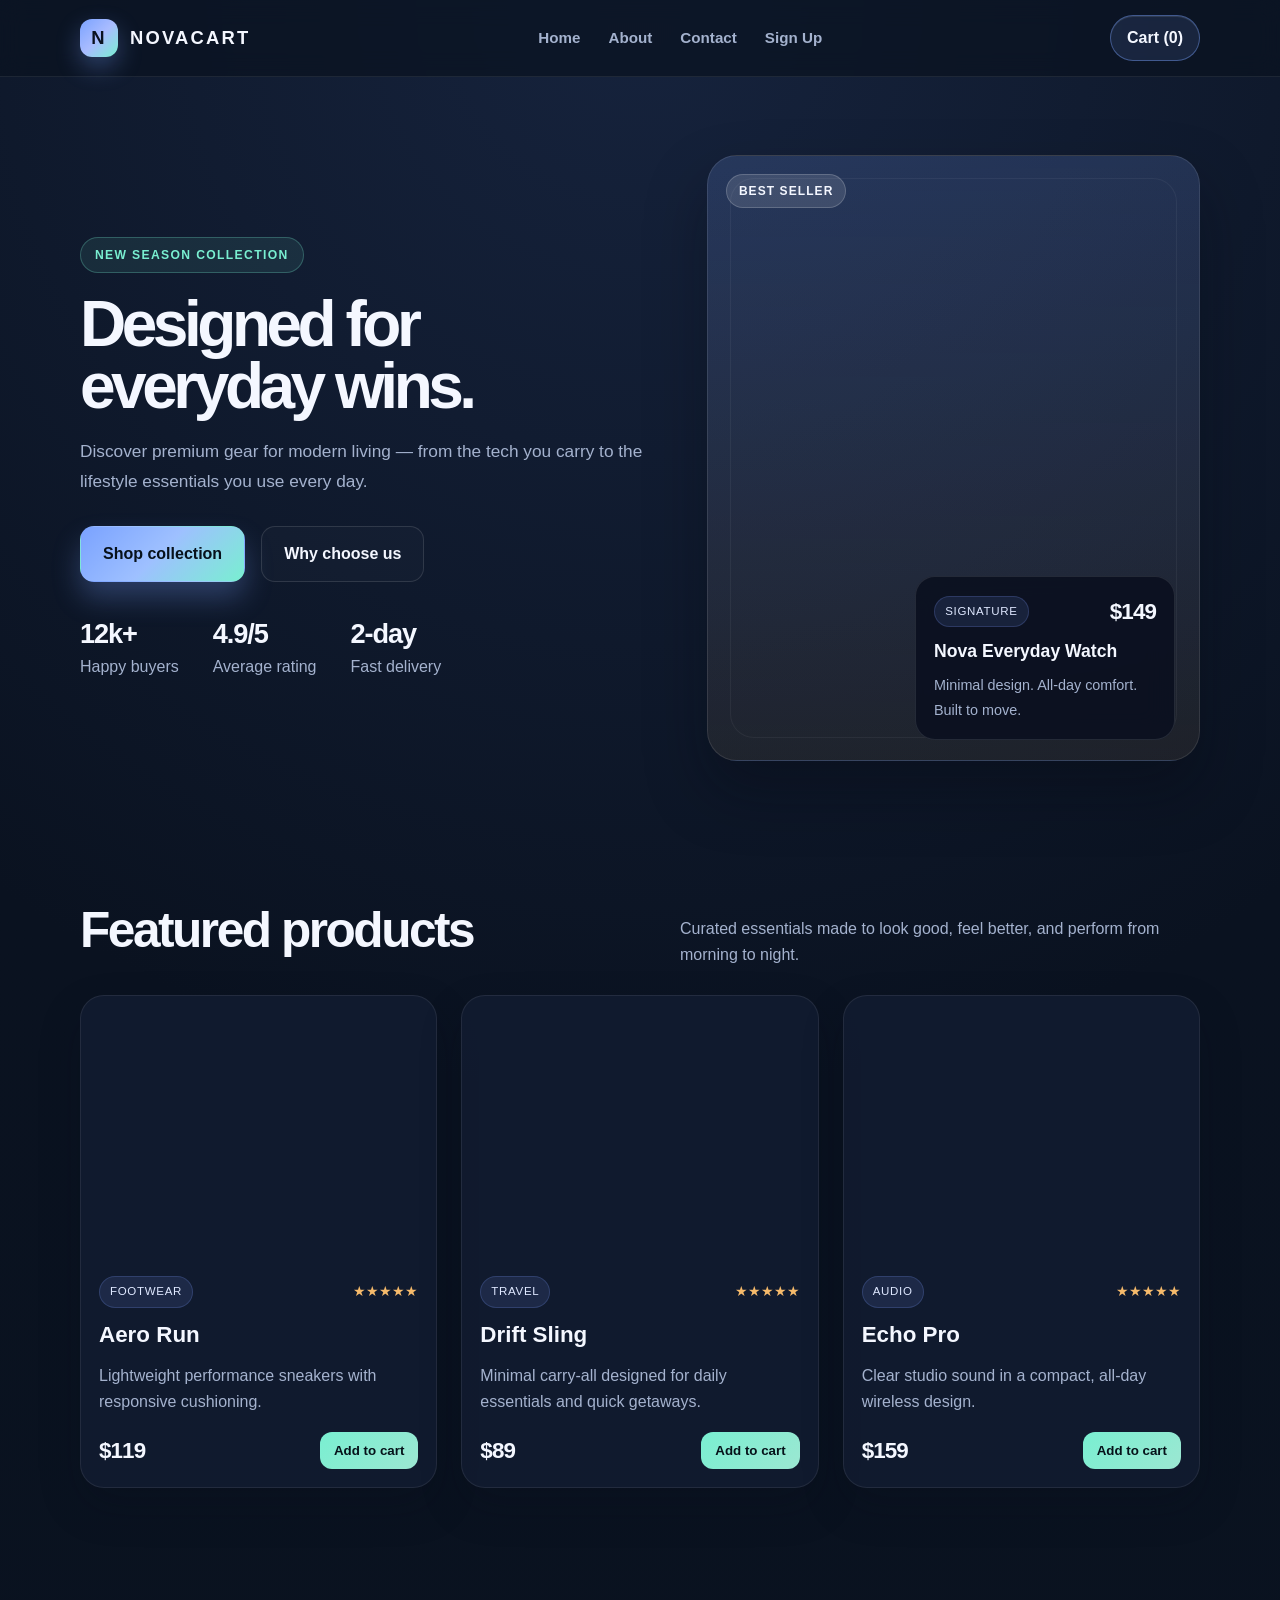
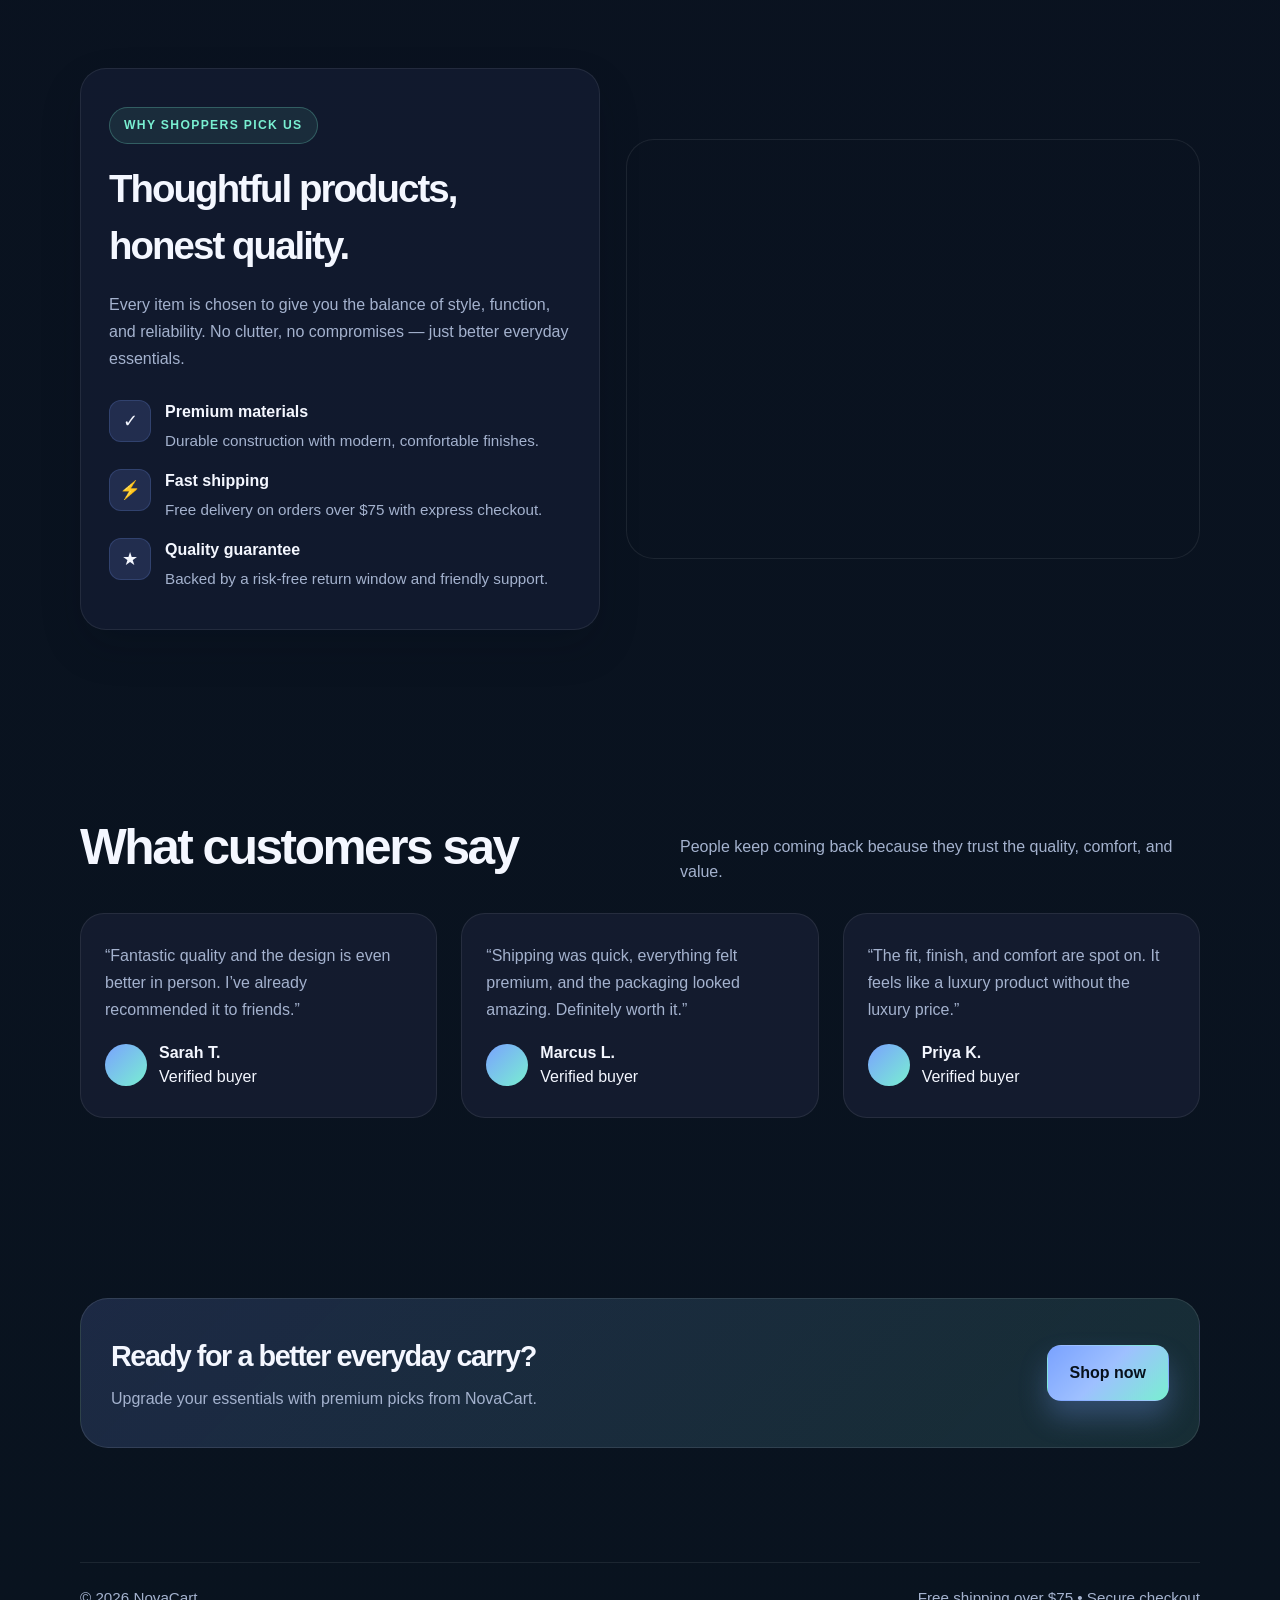
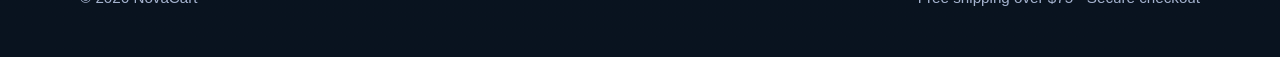
<file: index.html>
<!DOCTYPE html>
<html lang="en">
  <head>
    <meta charset="UTF-8" />
    <meta name="viewport" content="width=device-width, initial-scale=1.0" />
    <title>NovaCart | Modern Essentials</title>
    <meta
      name="description"
      content="NovaCart sells premium everyday products built for comfort, performance, and style."
    />
    <link rel="stylesheet" href="styles.css" />
  </head>
  <body>
    <header>
      <div class="container navbar">
        <a href="#" class="brand" aria-label="NovaCart home">
          <span class="brand-mark">N</span>
          <span>NovaCart</span>
        </a>

        <nav class="nav-links" aria-label="Main navigation">
          <a href="index.html">Home</a>
          <a href="about.html">About</a>
          <a href="contact.html">Contact</a>
          <a href="signup.html">Sign Up</a>
        </nav>

        <a href="#shop" class="cart-pill" id="cart-count">Cart (0)</a>
      </div>
    </header>

    <main>
      <section class="hero">
        <div class="container hero-grid">
          <div>
            <span class="eyebrow">New season collection</span>
            <h1>Designed for everyday wins.</h1>
            <p>
              Discover premium gear for modern living — from the tech you carry
              to the lifestyle essentials you use every day.
            </p>

            <div class="hero-actions">
              <a href="#shop" class="button primary">Shop collection</a>
              <a href="#features" class="button secondary">Why choose us</a>
            </div>

            <div class="hero-stats" aria-label="Store statistics">
              <div class="stat">
                <strong>12k+</strong>
                <span>Happy buyers</span>
              </div>
              <div class="stat">
                <strong>4.9/5</strong>
                <span>Average rating</span>
              </div>
              <div class="stat">
                <strong>2-day</strong>
                <span>Fast delivery</span>
              </div>
            </div>
          </div>

          <div class="product-showcase" aria-label="Featured product image">
            <div class="product-badge">Best seller</div>
            <div class="featured-image"></div>
            <div class="product-card-mini">
              <div class="mini-row">
                <span class="tag">Signature</span>
                <span class="price">$149</span>
              </div>
              <h3>Nova Everyday Watch</h3>
              <p>Minimal design. All-day comfort. Built to move.</p>
            </div>
          </div>
        </div>
      </section>

      <section id="shop" class="section">
        <div class="container">
          <div class="section-header">
            <h2>Featured products</h2>
            <p>
              Curated essentials made to look good, feel better, and perform from
              morning to night.
            </p>
          </div>

          <div class="product-grid">
            <article class="product-item">
              <div
                class="product-media"
                style="background-image: url('https://images.unsplash.com/photo-1542291026-7eec264c27ff?auto=format&fit=crop&w=900&q=80');"
              ></div>
              <div class="product-body">
                <div class="product-meta">
                  <span class="tag">Footwear</span>
                  <span class="rating">★★★★★</span>
                </div>
                <h3>Aero Run</h3>
                <p>Lightweight performance sneakers with responsive cushioning.</p>
                <div class="product-footer">
                  <span class="price">$119</span>
                  <button class="btn-small" data-add-to-cart>Add to cart</button>
                </div>
              </div>
            </article>

            <article class="product-item">
              <div
                class="product-media"
                style="background-image: url('https://images.unsplash.com/photo-1521572267360-ee0c2909d518?auto=format&fit=crop&w=900&q=80');"
              ></div>
              <div class="product-body">
                <div class="product-meta">
                  <span class="tag">Travel</span>
                  <span class="rating">★★★★★</span>
                </div>
                <h3>Drift Sling</h3>
                <p>Minimal carry-all designed for daily essentials and quick getaways.</p>
                <div class="product-footer">
                  <span class="price">$89</span>
                  <button class="btn-small" data-add-to-cart>Add to cart</button>
                </div>
              </div>
            </article>

            <article class="product-item">
              <div
                class="product-media"
                style="background-image: url('https://images.unsplash.com/photo-1505740420928-5e560c06d30e?auto=format&fit=crop&w=900&q=80');"
              ></div>
              <div class="product-body">
                <div class="product-meta">
                  <span class="tag">Audio</span>
                  <span class="rating">★★★★★</span>
                </div>
                <h3>Echo Pro</h3>
                <p>Clear studio sound in a compact, all-day wireless design.</p>
                <div class="product-footer">
                  <span class="price">$159</span>
                  <button class="btn-small" data-add-to-cart>Add to cart</button>
                </div>
              </div>
            </article>
          </div>
        </div>
      </section>

      <section id="features" class="section">
        <div class="container feature-panel">
          <div class="feature-copy">
            <span class="eyebrow">Why shoppers pick us</span>
            <h3>Thoughtful products, honest quality.</h3>
            <p>
              Every item is chosen to give you the balance of style, function, and
              reliability. No clutter, no compromises — just better everyday essentials.
            </p>

            <div class="feature-list">
              <div class="feature-item">
                <div class="feature-icon">✓</div>
                <div>
                  <strong>Premium materials</strong>
                  <span>Durable construction with modern, comfortable finishes.</span>
                </div>
              </div>

              <div class="feature-item">
                <div class="feature-icon">⚡</div>
                <div>
                  <strong>Fast shipping</strong>
                  <span>Free delivery on orders over $75 with express checkout.</span>
                </div>
              </div>

              <div class="feature-item">
                <div class="feature-icon">★</div>
                <div>
                  <strong>Quality guarantee</strong>
                  <span>Backed by a risk-free return window and friendly support.</span>
                </div>
              </div>
            </div>
          </div>

          <div class="feature-visual" aria-label="Lifestyle product photo"></div>
        </div>
      </section>

      <section id="reviews" class="section">
        <div class="container">
          <div class="section-header">
            <h2>What customers say</h2>
            <p>
              People keep coming back because they trust the quality, comfort, and value.
            </p>
          </div>

          <div class="testimonials">
            <article class="quote">
              <p>
                “Fantastic quality and the design is even better in person. I’ve already
                recommended it to friends.”
              </p>
              <div class="author">
                <div class="avatar"></div>
                <div>
                  <strong>Sarah T.</strong><br />
                  <span>Verified buyer</span>
                </div>
              </div>
            </article>

            <article class="quote">
              <p>
                “Shipping was quick, everything felt premium, and the packaging looked
                amazing. Definitely worth it.”
              </p>
              <div class="author">
                <div class="avatar"></div>
                <div>
                  <strong>Marcus L.</strong><br />
                  <span>Verified buyer</span>
                </div>
              </div>
            </article>

            <article class="quote">
              <p>
                “The fit, finish, and comfort are spot on. It feels like a luxury product
                without the luxury price.”
              </p>
              <div class="author">
                <div class="avatar"></div>
                <div>
                  <strong>Priya K.</strong><br />
                  <span>Verified buyer</span>
                </div>
              </div>
            </article>
          </div>
        </div>
      </section>

      <section id="about" class="section">
        <div class="container">
          <div class="cta">
            <div>
              <h3>Ready for a better everyday carry?</h3>
              <p>Upgrade your essentials with premium picks from NovaCart.</p>
            </div>
            <a href="#shop" class="button primary">Shop now</a>
          </div>
        </div>
      </section>
    </main>

    <footer>
      <div class="container footer-row">
        <span>© 2026 NovaCart</span>
        <span>Free shipping over $75 • Secure checkout</span>
      </div>
    </footer>

    <script src="script.js"></script>
  </body>
</html>
</file>
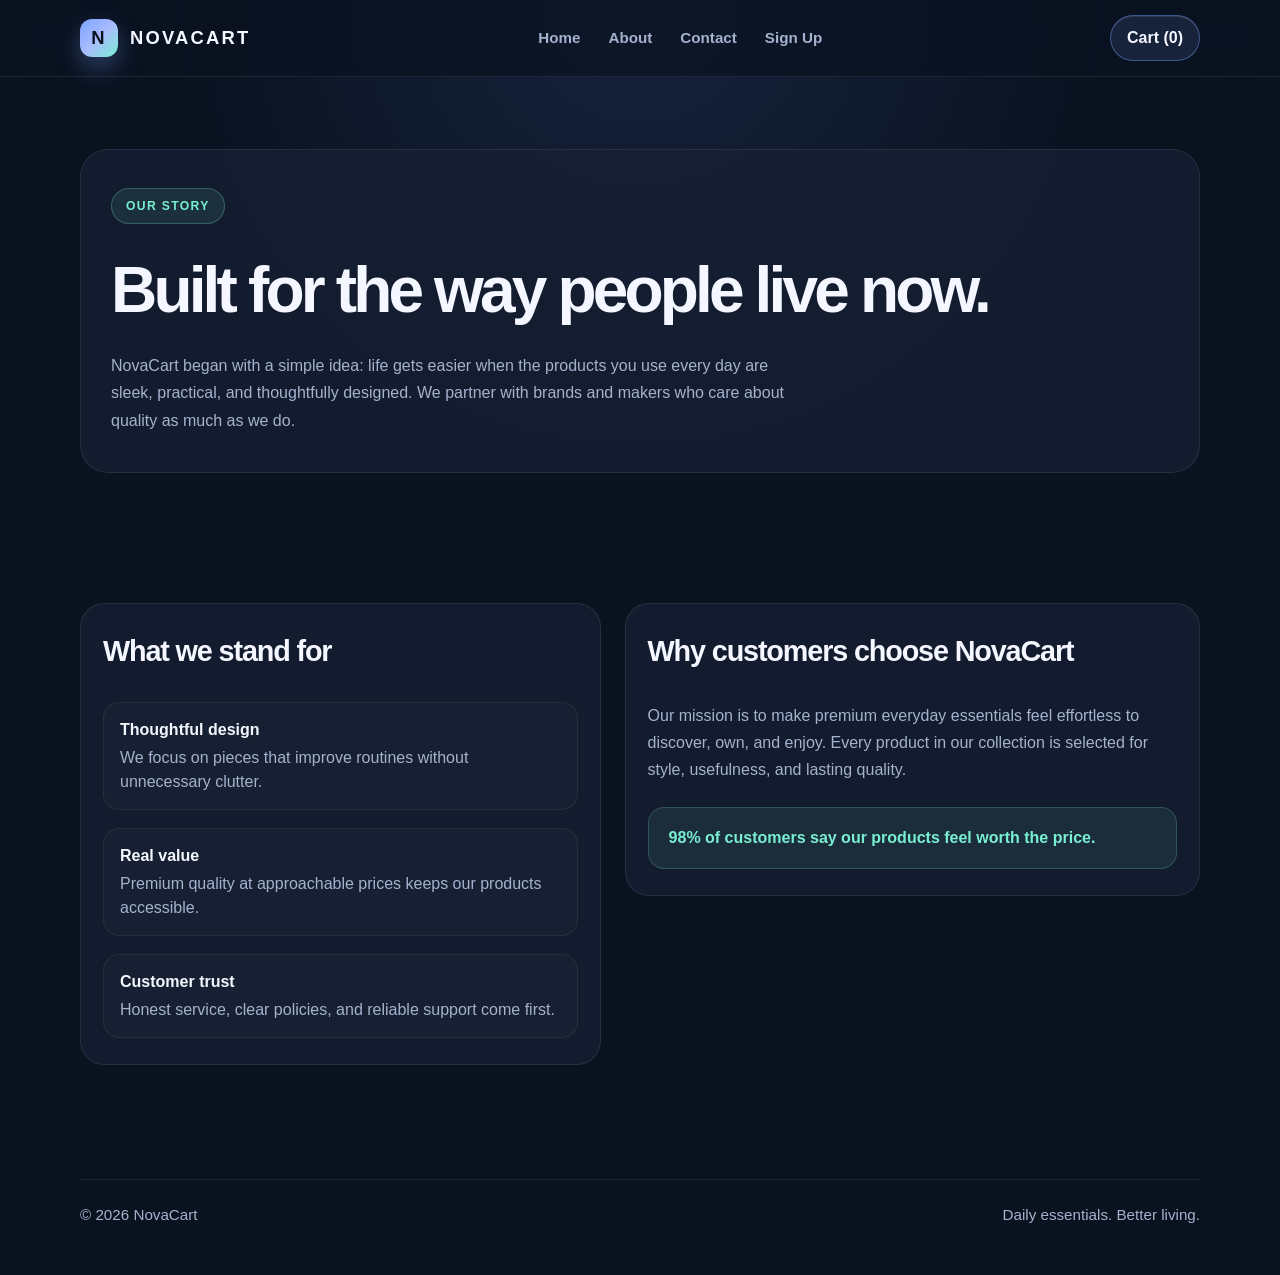
<file: about.html>
<!DOCTYPE html>
<html lang="en">
  <head>
    <meta charset="UTF-8" />
    <meta name="viewport" content="width=device-width, initial-scale=1.0" />
    <title>About | NovaCart</title>
    <meta name="description" content="Learn about NovaCart and our mission to deliver premium essentials for modern life." />
    <link rel="stylesheet" href="styles.css" />
  </head>
  <body>
    <header>
      <div class="container navbar">
        <a href="index.html" class="brand" aria-label="NovaCart home">
          <span class="brand-mark">N</span>
          <span>NovaCart</span>
        </a>

        <nav class="nav-links" aria-label="Main navigation">
          <a href="index.html">Home</a>
          <a href="about.html">About</a>
          <a href="contact.html">Contact</a>
          <a href="signup.html">Sign Up</a>
        </nav>

        <a href="index.html#shop" class="cart-pill" id="cart-count">Cart (0)</a>
      </div>
    </header>

    <main>
      <section class="page-hero">
        <div class="container page-hero-inner">
          <span class="eyebrow">Our story</span>
          <h1>Built for the way people live now.</h1>
          <p>
            NovaCart began with a simple idea: life gets easier when the products you use every day are sleek,
            practical, and thoughtfully designed. We partner with brands and makers who care about quality as much as we do.
          </p>
        </div>
      </section>

      <section class="section">
        <div class="container content-grid">
          <div class="info-card">
            <h3>What we stand for</h3>
            <div class="info-list">
              <div class="info-item">
                <strong>Thoughtful design</strong>
                <span>We focus on pieces that improve routines without unnecessary clutter.</span>
              </div>
              <div class="info-item">
                <strong>Real value</strong>
                <span>Premium quality at approachable prices keeps our products accessible.</span>
              </div>
              <div class="info-item">
                <strong>Customer trust</strong>
                <span>Honest service, clear policies, and reliable support come first.</span>
              </div>
            </div>
          </div>

          <div class="form-card">
            <h3>Why customers choose NovaCart</h3>
            <p style="margin:0 0 16px; color: var(--muted); line-height:1.7;">
              Our mission is to make premium everyday essentials feel effortless to discover, own, and enjoy.
              Every product in our collection is selected for style, usefulness, and lasting quality.
            </p>
            <div class="mini-banner">98% of customers say our products feel worth the price.</div>
          </div>
        </div>
      </section>
    </main>

    <footer>
      <div class="container footer-row">
        <span>© 2026 NovaCart</span>
        <span>Daily essentials. Better living.</span>
      </div>
    </footer>

    <script src="script.js"></script>
  </body>
</html>
</file>
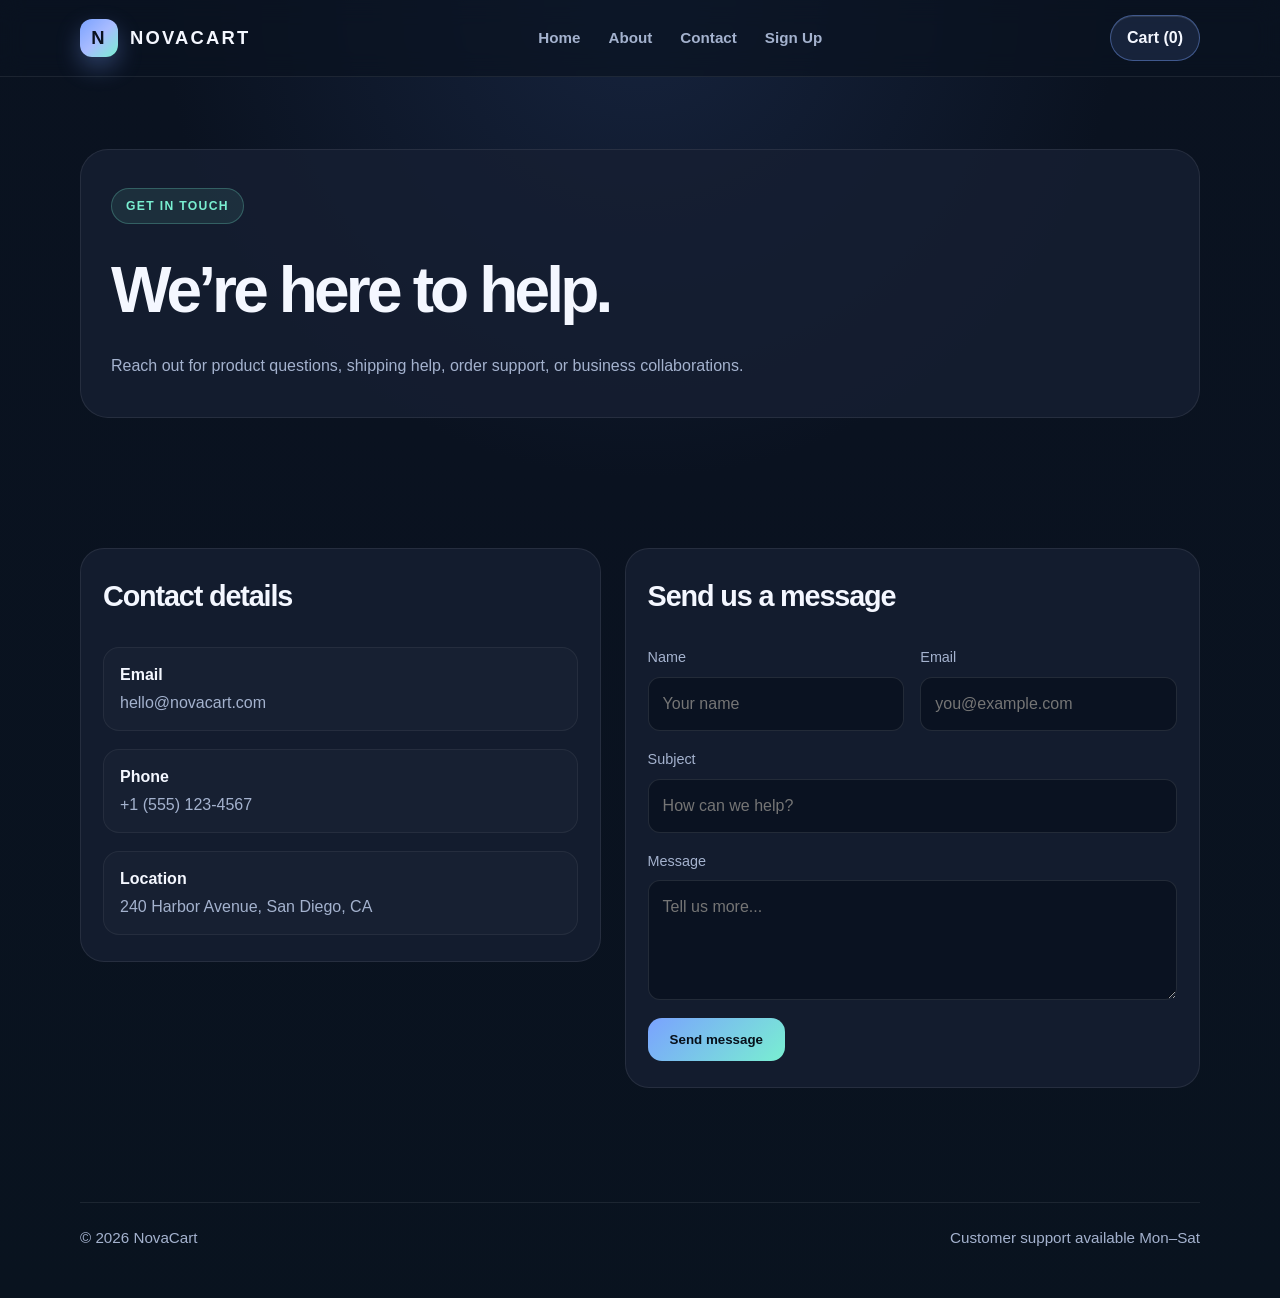
<file: contact.html>
<!DOCTYPE html>
<html lang="en">
  <head>
    <meta charset="UTF-8" />
    <meta name="viewport" content="width=device-width, initial-scale=1.0" />
    <title>Contact | NovaCart</title>
    <meta name="description" content="Contact NovaCart for support, product questions, or partnership inquiries." />
    <link rel="stylesheet" href="styles.css" />
  </head>
  <body>
    <header>
      <div class="container navbar">
        <a href="index.html" class="brand" aria-label="NovaCart home">
          <span class="brand-mark">N</span>
          <span>NovaCart</span>
        </a>

        <nav class="nav-links" aria-label="Main navigation">
          <a href="index.html">Home</a>
          <a href="about.html">About</a>
          <a href="contact.html">Contact</a>
          <a href="signup.html">Sign Up</a>
        </nav>

        <a href="index.html#shop" class="cart-pill" id="cart-count">Cart (0)</a>
      </div>
    </header>

    <main>
      <section class="page-hero">
        <div class="container page-hero-inner">
          <span class="eyebrow">Get in touch</span>
          <h1>We’re here to help.</h1>
          <p>
            Reach out for product questions, shipping help, order support, or business collaborations.
          </p>
        </div>
      </section>

      <section class="section">
        <div class="container content-grid">
          <div class="info-card">
            <h3>Contact details</h3>
            <div class="info-list">
              <div class="info-item">
                <strong>Email</strong>
                <a href="mailto:hello@novacart.com">hello@novacart.com</a>
              </div>
              <div class="info-item">
                <strong>Phone</strong>
                <a href="tel:+15551234567">+1 (555) 123-4567</a>
              </div>
              <div class="info-item">
                <strong>Location</strong>
                <span>240 Harbor Avenue, San Diego, CA</span>
              </div>
            </div>
          </div>

          <div class="form-card">
            <h3>Send us a message</h3>
            <form>
              <div class="input-row">
                <div class="input-group">
                  <label for="name">Name</label>
                  <input class="field" id="name" type="text" placeholder="Your name" />
                </div>
                <div class="input-group">
                  <label for="email">Email</label>
                  <input class="field" id="email" type="email" placeholder="you@example.com" />
                </div>
              </div>

              <div class="input-group">
                <label for="subject">Subject</label>
                <input class="field" id="subject" type="text" placeholder="How can we help?" />
              </div>

              <div class="input-group">
                <label for="message">Message</label>
                <textarea class="field" id="message" placeholder="Tell us more..."></textarea>
              </div>

              <button class="submit-btn" type="submit">Send message</button>
            </form>
          </div>
        </div>
      </section>
    </main>

    <footer>
      <div class="container footer-row">
        <span>© 2026 NovaCart</span>
        <span>Customer support available Mon–Sat</span>
      </div>
    </footer>

    <script src="script.js"></script>
  </body>
</html>
</file>
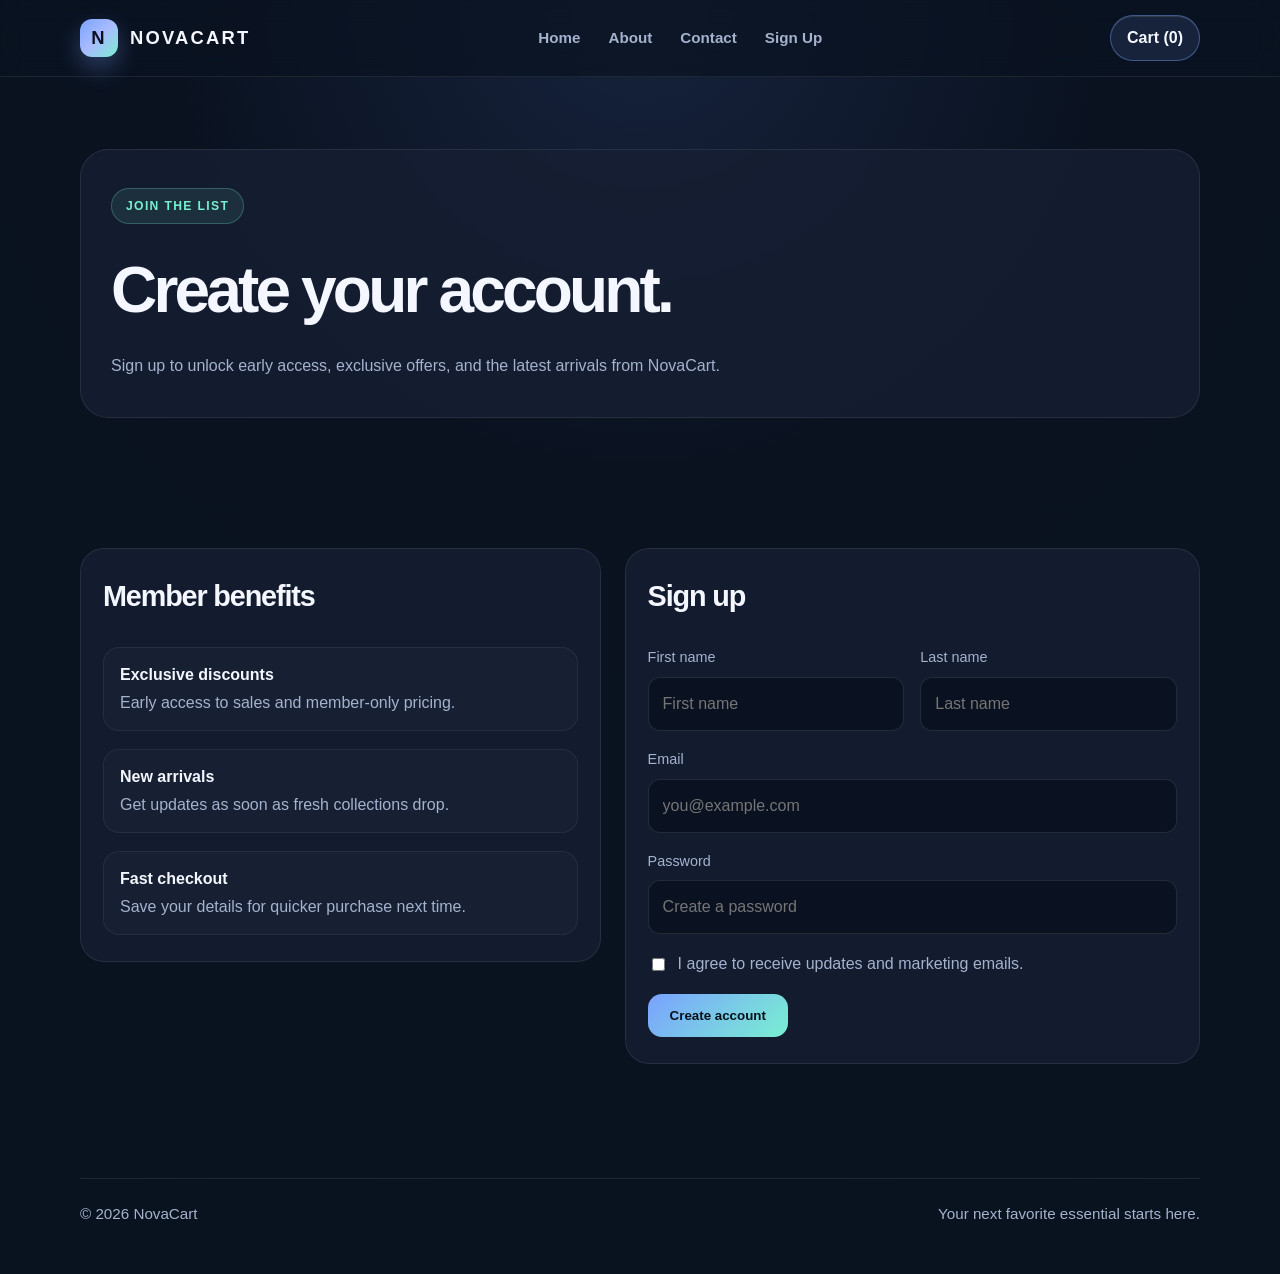
<file: signup.html>
<!DOCTYPE html>
<html lang="en">
  <head>
    <meta charset="UTF-8" />
    <meta name="viewport" content="width=device-width, initial-scale=1.0" />
    <title>Sign Up | NovaCart</title>
    <meta name="description" content="Create your NovaCart account and get updates on new products and exclusive offers." />
    <link rel="stylesheet" href="styles.css" />
  </head>
  <body>
    <header>
      <div class="container navbar">
        <a href="index.html" class="brand" aria-label="NovaCart home">
          <span class="brand-mark">N</span>
          <span>NovaCart</span>
        </a>

        <nav class="nav-links" aria-label="Main navigation">
          <a href="index.html">Home</a>
          <a href="about.html">About</a>
          <a href="contact.html">Contact</a>
          <a href="signup.html">Sign Up</a>
        </nav>

        <a href="index.html#shop" class="cart-pill" id="cart-count">Cart (0)</a>
      </div>
    </header>

    <main>
      <section class="page-hero">
        <div class="container page-hero-inner">
          <span class="eyebrow">Join the list</span>
          <h1>Create your account.</h1>
          <p>
            Sign up to unlock early access, exclusive offers, and the latest arrivals from NovaCart.
          </p>
        </div>
      </section>

      <section class="section">
        <div class="container content-grid">
          <div class="info-card">
            <h3>Member benefits</h3>
            <div class="info-list">
              <div class="info-item">
                <strong>Exclusive discounts</strong>
                <span>Early access to sales and member-only pricing.</span>
              </div>
              <div class="info-item">
                <strong>New arrivals</strong>
                <span>Get updates as soon as fresh collections drop.</span>
              </div>
              <div class="info-item">
                <strong>Fast checkout</strong>
                <span>Save your details for quicker purchase next time.</span>
              </div>
            </div>
          </div>

          <div class="form-card">
            <h3>Sign up</h3>
            <form>
              <div class="input-row">
                <div class="input-group">
                  <label for="first-name">First name</label>
                  <input class="field" id="first-name" type="text" placeholder="First name" />
                </div>
                <div class="input-group">
                  <label for="last-name">Last name</label>
                  <input class="field" id="last-name" type="text" placeholder="Last name" />
                </div>
              </div>

              <div class="input-group">
                <label for="signup-email">Email</label>
                <input class="field" id="signup-email" type="email" placeholder="you@example.com" />
              </div>

              <div class="input-group">
                <label for="password">Password</label>
                <input class="field" id="password" type="password" placeholder="Create a password" />
              </div>

              <label class="checkbox-row">
                <input type="checkbox" />
                <span>I agree to receive updates and marketing emails.</span>
              </label>

              <button class="submit-btn" type="submit">Create account</button>
            </form>
          </div>
        </div>
      </section>
    </main>

    <footer>
      <div class="container footer-row">
        <span>© 2026 NovaCart</span>
        <span>Your next favorite essential starts here.</span>
      </div>
    </footer>

    <script src="script.js"></script>
  </body>
</html>
</file>
<file: styles.css>
:root {
  --bg: #0a1220;
  --bg-soft: #111d2f;
  --panel: #121d32;
  --panel-light: #1a2943;
  --text: #f4f7ff;
  --muted: #a4b2ce;
  --primary: #7aa2ff;
  --secondary: #79efd1;
  --accent: #f5ba6b;
  --line: rgba(255, 255, 255, 0.08);
  --shadow: rgba(9, 17, 30, 0.38);
}

* {
  box-sizing: border-box;
}

html {
  scroll-behavior: smooth;
}

body {
  margin: 0;
  font-family: "Segoe UI", Arial, sans-serif;
  background: radial-gradient(circle at top, #16233d 0%, var(--bg) 33%, #09131f 100%);
  color: var(--text);
  line-height: 1.5;
}

a {
  text-decoration: none;
  color: inherit;
}

img {
  max-width: 100%;
  display: block;
}

.container {
  width: min(1120px, calc(100% - 32px));
  margin: 0 auto;
}

header {
  position: sticky;
  top: 0;
  z-index: 40;
  backdrop-filter: blur(12px);
  background: rgba(10, 18, 32, 0.72);
  border-bottom: 1px solid var(--line);
}

.navbar {
  display: flex;
  justify-content: space-between;
  align-items: center;
  min-height: 76px;
}

.brand {
  display: flex;
  align-items: center;
  gap: 12px;
  font-size: 1.15rem;
  font-weight: 800;
  letter-spacing: 0.12em;
  text-transform: uppercase;
}

.brand-mark {
  width: 38px;
  height: 38px;
  border-radius: 12px;
  display: grid;
  place-items: center;
  background: linear-gradient(135deg, var(--primary), #a9bcff 50%, var(--secondary));
  color: #0a1220;
  font-weight: 900;
  box-shadow: 0 10px 24px rgba(122, 162, 255, 0.32);
}

.nav-links {
  display: flex;
  align-items: center;
  gap: 28px;
  color: var(--muted);
  font-size: 0.95rem;
  font-weight: 600;
}

.nav-links a {
  position: relative;
}

.nav-links a::after {
  content: "";
  position: absolute;
  left: 0;
  bottom: -8px;
  width: 0;
  height: 2px;
  background: linear-gradient(90deg, var(--primary), var(--secondary));
  transition: width 0.2s ease;
}

.nav-links a:hover {
  color: var(--text);
}

.nav-links a:hover::after {
  width: 100%;
}

.cart-pill {
  padding: 10px 16px;
  border-radius: 999px;
  background: rgba(122, 162, 255, 0.12);
  border: 1px solid rgba(122, 162, 255, 0.42);
  color: var(--text);
  font-weight: 700;
  box-shadow: inset 0 1px 0 rgba(255,255,255,0.1);
}

.hero {
  padding: 78px 0 42px;
}

.hero-grid {
  display: grid;
  grid-template-columns: 1.08fr 0.92fr;
  align-items: center;
  gap: 48px;
}

.eyebrow {
  display: inline-flex;
  align-items: center;
  gap: 8px;
  padding: 8px 14px;
  border-radius: 999px;
  background: rgba(121, 239, 209, 0.09);
  border: 1px solid rgba(121, 239, 209, 0.26);
  color: var(--secondary);
  font-size: 0.76rem;
  letter-spacing: 0.11em;
  text-transform: uppercase;
  font-weight: 700;
}

.hero h1 {
  margin: 20px 0 18px;
  font-size: clamp(2.9rem, 5vw, 5.2rem);
  letter-spacing: -0.07em;
  line-height: 0.97;
}

.hero p {
  margin: 0;
  max-width: 620px;
  color: var(--muted);
  font-size: 1.08rem;
  line-height: 1.75;
}

.hero-actions {
  display: flex;
  align-items: center;
  gap: 16px;
  margin-top: 30px;
  flex-wrap: wrap;
}

.button {
  display: inline-flex;
  align-items: center;
  justify-content: center;
  padding: 15px 22px;
  border-radius: 14px;
  font-weight: 700;
  border: 1px solid transparent;
  transition: transform 0.2s ease, box-shadow 0.2s ease;
  cursor: pointer;
}

.button:hover {
  transform: translateY(-1px);
}

.button.primary {
  background: linear-gradient(135deg, var(--primary), #9ec0ff 48%, var(--secondary));
  color: #07111b;
  box-shadow: 0 16px 28px rgba(122, 162, 255, 0.28);
}

.button.secondary {
  background: rgba(255, 255, 255, 0.02);
  border-color: rgba(255, 255, 255, 0.12);
  color: var(--text);
}

.hero-stats {
  display: flex;
  align-items: center;
  gap: 34px;
  margin-top: 32px;
  flex-wrap: wrap;
}

.stat strong {
  display: block;
  font-size: 1.7rem;
  letter-spacing: -0.04em;
}

.stat span {
  color: var(--muted);
}

.product-showcase {
  position: relative;
  padding: 22px;
  border-radius: 30px;
  background: linear-gradient(180deg, rgba(122, 162, 255, 0.18), rgba(245, 186, 107, 0.08));
  border: 1px solid rgba(255,255,255,0.1);
  box-shadow: 0 30px 60px rgba(6, 10, 18, 0.34);
}

.product-badge {
  position: absolute;
  top: 18px;
  left: 18px;
  padding: 7px 12px;
  border-radius: 999px;
  background: rgba(255, 255, 255, 0.12);
  border: 1px solid rgba(255,255,255,0.18);
  font-size: 0.75rem;
  font-weight: 800;
  text-transform: uppercase;
  letter-spacing: 0.09em;
}

.featured-image {
  width: 100%;
  min-height: 560px;
  border-radius: 24px;
  background-image: url('https://images.unsplash.com/photo-1523275335684-37898b6baf30?auto=format&fit=crop&w=1200&q=80');
  background-size: cover;
  background-position: center;
  box-shadow: inset 0 0 0 1px rgba(255,255,255,0.05);
}

.product-card-mini {
  position: absolute;
  right: 24px;
  bottom: 20px;
  width: min(260px, 72%);
  padding: 18px 18px 16px;
  border-radius: 20px;
  background: rgba(11, 16, 32, 0.9);
  border: 1px solid rgba(255,255,255,0.1);
  backdrop-filter: blur(14px);
}

.mini-row {
  display: flex;
  justify-content: space-between;
  gap: 10px;
  align-items: center;
}

.product-card-mini h3 {
  margin: 10px 0 8px;
  font-size: 1.1rem;
}

.product-card-mini p {
  margin: 0;
  color: var(--muted);
  font-size: 0.9rem;
}

.price {
  font-size: 1.4rem;
  font-weight: 800;
  letter-spacing: -0.04em;
}

.section {
  padding: 90px 0;
}

.section-header {
  margin-bottom: 28px;
  display: flex;
  align-items: end;
  justify-content: space-between;
  gap: 20px;
  flex-wrap: wrap;
}

.section-header h2 {
  margin: 0;
  font-size: clamp(2rem, 4vw, 3.1rem);
  letter-spacing: -0.05em;
}

.section-header p {
  margin: 0;
  color: var(--muted);
  max-width: 520px;
  line-height: 1.6;
}

.product-grid {
  display: grid;
  grid-template-columns: repeat(3, minmax(0, 1fr));
  gap: 24px;
}

.product-item {
  background: rgba(18, 29, 50, 0.78);
  border: 1px solid rgba(255,255,255,0.08);
  border-radius: 24px;
  overflow: hidden;
  box-shadow: 0 18px 42px rgba(9, 15, 27, 0.22);
  transition: transform 0.2s ease, border-color 0.2s ease;
}

.product-item:hover {
  transform: translateY(-4px);
  border-color: rgba(122, 162, 255, 0.28);
}

.product-media {
  height: 260px;
  background-size: cover;
  background-position: center;
}

.product-body {
  padding: 20px 18px 18px;
}

.product-meta {
  display: flex;
  justify-content: space-between;
  align-items: center;
  gap: 12px;
  margin-bottom: 10px;
}

.tag {
  padding: 6px 10px;
  border-radius: 999px;
  background: rgba(124, 156, 255, 0.12);
  border: 1px solid rgba(124, 156, 255, 0.2);
  color: #dfe8ff;
  font-size: 0.72rem;
  text-transform: uppercase;
  letter-spacing: 0.06em;
}

.rating {
  color: var(--accent);
  font-size: 0.9rem;
}

.product-item h3 {
  margin: 0;
  font-size: 1.4rem;
}

.product-item p {
  color: var(--muted);
  margin: 12px 0 18px;
  line-height: 1.6;
}

.product-footer {
  display: flex;
  justify-content: space-between;
  align-items: center;
  gap: 12px;
}

.btn-small {
  padding: 11px 14px;
  border: 0;
  border-radius: 12px;
  background: linear-gradient(135deg, var(--secondary), #9ce7d2);
  color: #06121a;
  font-weight: 800;
  cursor: pointer;
}

.feature-panel {
  display: grid;
  grid-template-columns: 0.95fr 1.05fr;
  gap: 26px;
  align-items: center;
}

.feature-copy {
  padding: 38px 28px;
  border-radius: 26px;
  background: rgba(18, 27, 47, 0.9);
  border: 1px solid rgba(255,255,255,0.08);
  box-shadow: 0 18px 42px rgba(9, 15, 27, 0.16);
}

.feature-copy h3 {
  font-size: clamp(2rem, 3vw, 2.8rem);
  letter-spacing: -0.05em;
  margin: 16px 0 14px;
}

.feature-copy p {
  color: var(--muted);
  line-height: 1.7;
}

.feature-list {
  margin-top: 28px;
  display: grid;
  gap: 16px;
}

.feature-item {
  display: flex;
  align-items: start;
  gap: 14px;
}

.feature-icon {
  width: 42px;
  height: 42px;
  border-radius: 12px;
  display: grid;
  place-items: center;
  background: rgba(124, 156, 255, 0.16);
  border: 1px solid rgba(124, 156, 255, 0.18);
  font-size: 1.1rem;
}

.feature-item strong {
  display: block;
  margin-bottom: 5px;
}

.feature-item span {
  color: var(--muted);
  font-size: 0.95rem;
}

.feature-visual {
  min-height: 420px;
  border-radius: 28px;
  background-image: url('https://images.unsplash.com/photo-1511497584788-876760111969?auto=format&fit=crop&w=1200&q=80');
  background-size: cover;
  background-position: center;
  border: 1px solid rgba(255,255,255,0.08);
}

.testimonials {
  display: grid;
  grid-template-columns: repeat(3, minmax(0, 1fr));
  gap: 24px;
}

.quote {
  padding: 28px 24px;
  border-radius: 24px;
  background: rgba(23, 31, 51, 0.8);
  border: 1px solid rgba(255,255,255,0.08);
}

.quote p {
  color: var(--muted);
  line-height: 1.7;
  margin: 0 0 18px;
}

.author {
  display: flex;
  align-items: center;
  gap: 12px;
}

.avatar {
  width: 42px;
  height: 42px;
  border-radius: 50%;
  background: linear-gradient(135deg, var(--primary), var(--secondary));
}

.cta {
  padding: 36px 30px;
  border-radius: 28px;
  background: linear-gradient(135deg, rgba(124,156,255,0.17), rgba(126,240,210,0.12));
  border: 1px solid rgba(255,255,255,0.1);
  display: flex;
  justify-content: space-between;
  align-items: center;
  gap: 20px;
  flex-wrap: wrap;
}

.cta h3 {
  margin: 0 0 8px;
  font-size: clamp(1.8rem, 2vw, 2.6rem);
  letter-spacing: -0.05em;
}

.cta p {
  margin: 0;
  color: var(--muted);
}

.page-hero {
  padding: 72px 0 40px;
}

.page-hero-inner {
  background: rgba(23, 31, 51, 0.82);
  border: 1px solid rgba(255,255,255,0.08);
  border-radius: 28px;
  padding: 38px 30px;
  box-shadow: var(--shadow);
}

.page-hero-inner h1 {
  margin: 18px 0 14px;
  font-size: clamp(2.4rem, 5vw, 4.1rem);
  letter-spacing: -0.06em;
}

.page-hero-inner p {
  max-width: 680px;
  margin: 0;
  color: var(--muted);
  line-height: 1.7;
}

.content-grid {
  display: grid;
  grid-template-columns: 0.95fr 1.05fr;
  gap: 24px;
  align-items: start;
}

.info-card,
.form-card {
  background: rgba(23, 31, 51, 0.82);
  border: 1px solid rgba(255,255,255,0.08);
  border-radius: 24px;
  padding: 26px 22px;
  box-shadow: var(--shadow);
}

.info-card h3,
.form-card h3 {
  margin-top: 0;
  font-size: 1.8rem;
  letter-spacing: -0.04em;
}

.info-list {
  display: grid;
  gap: 18px;
  margin-top: 22px;
}

.info-item {
  padding: 15px 16px;
  border-radius: 16px;
  background: rgba(255,255,255,0.02);
  border: 1px solid rgba(255,255,255,0.06);
}

.info-item strong {
  display: block;
  margin-bottom: 4px;
}

.info-item span,
.info-item a {
  color: var(--muted);
}

.form-card form {
  display: grid;
  gap: 18px;
}

.input-row {
  display: grid;
  grid-template-columns: repeat(2, minmax(0, 1fr));
  gap: 16px;
}

.input-group {
  display: grid;
  gap: 8px;
}

.input-group label {
  color: var(--muted);
  font-size: 0.9rem;
}

.field {
  width: 100%;
  border: 1px solid rgba(255,255,255,0.1);
  background: rgba(9, 17, 31, 0.8);
  color: var(--text);
  border-radius: 12px;
  padding: 14px 14px;
  font: inherit;
}

.field:focus {
  outline: 2px solid rgba(124, 156, 255, 0.35);
  border-color: rgba(124, 156, 255, 0.4);
}

textarea.field {
  min-height: 120px;
  resize: vertical;
}

.checkbox-row {
  display: flex;
  align-items: center;
  gap: 10px;
  color: var(--muted);
}

.checkbox-row input {
  accent-color: var(--primary);
}

.submit-btn {
  width: fit-content;
  padding: 14px 22px;
  border: 0;
  border-radius: 14px;
  background: linear-gradient(135deg, var(--primary), var(--secondary));
  color: #07101a;
  font-weight: 800;
  cursor: pointer;
}

.mini-banner {
  margin-top: 24px;
  padding: 18px 20px;
  border-radius: 16px;
  background: rgba(126, 240, 210, 0.08);
  border: 1px solid rgba(126, 240, 210, 0.2);
  color: var(--secondary);
  font-weight: 600;
}

footer {
  padding: 24px 0 48px;
  color: var(--muted);
}

.footer-row {
  display: flex;
  justify-content: space-between;
  gap: 12px;
  flex-wrap: wrap;
  border-top: 1px solid rgba(255,255,255,0.08);
  padding-top: 24px;
  font-size: 0.95rem;
}

@media (max-width: 860px) {
  .hero-grid,
  .feature-panel,
  .product-grid,
  .testimonials,
  .content-grid,
  .input-row {
    grid-template-columns: 1fr;
  }

  .nav-links {
    display: none;
  }

  .hero {
    padding-top: 42px;
  }

  .section {
    padding: 72px 0;
  }

  .cta {
    align-items: flex-start;
  }
}
</file>
